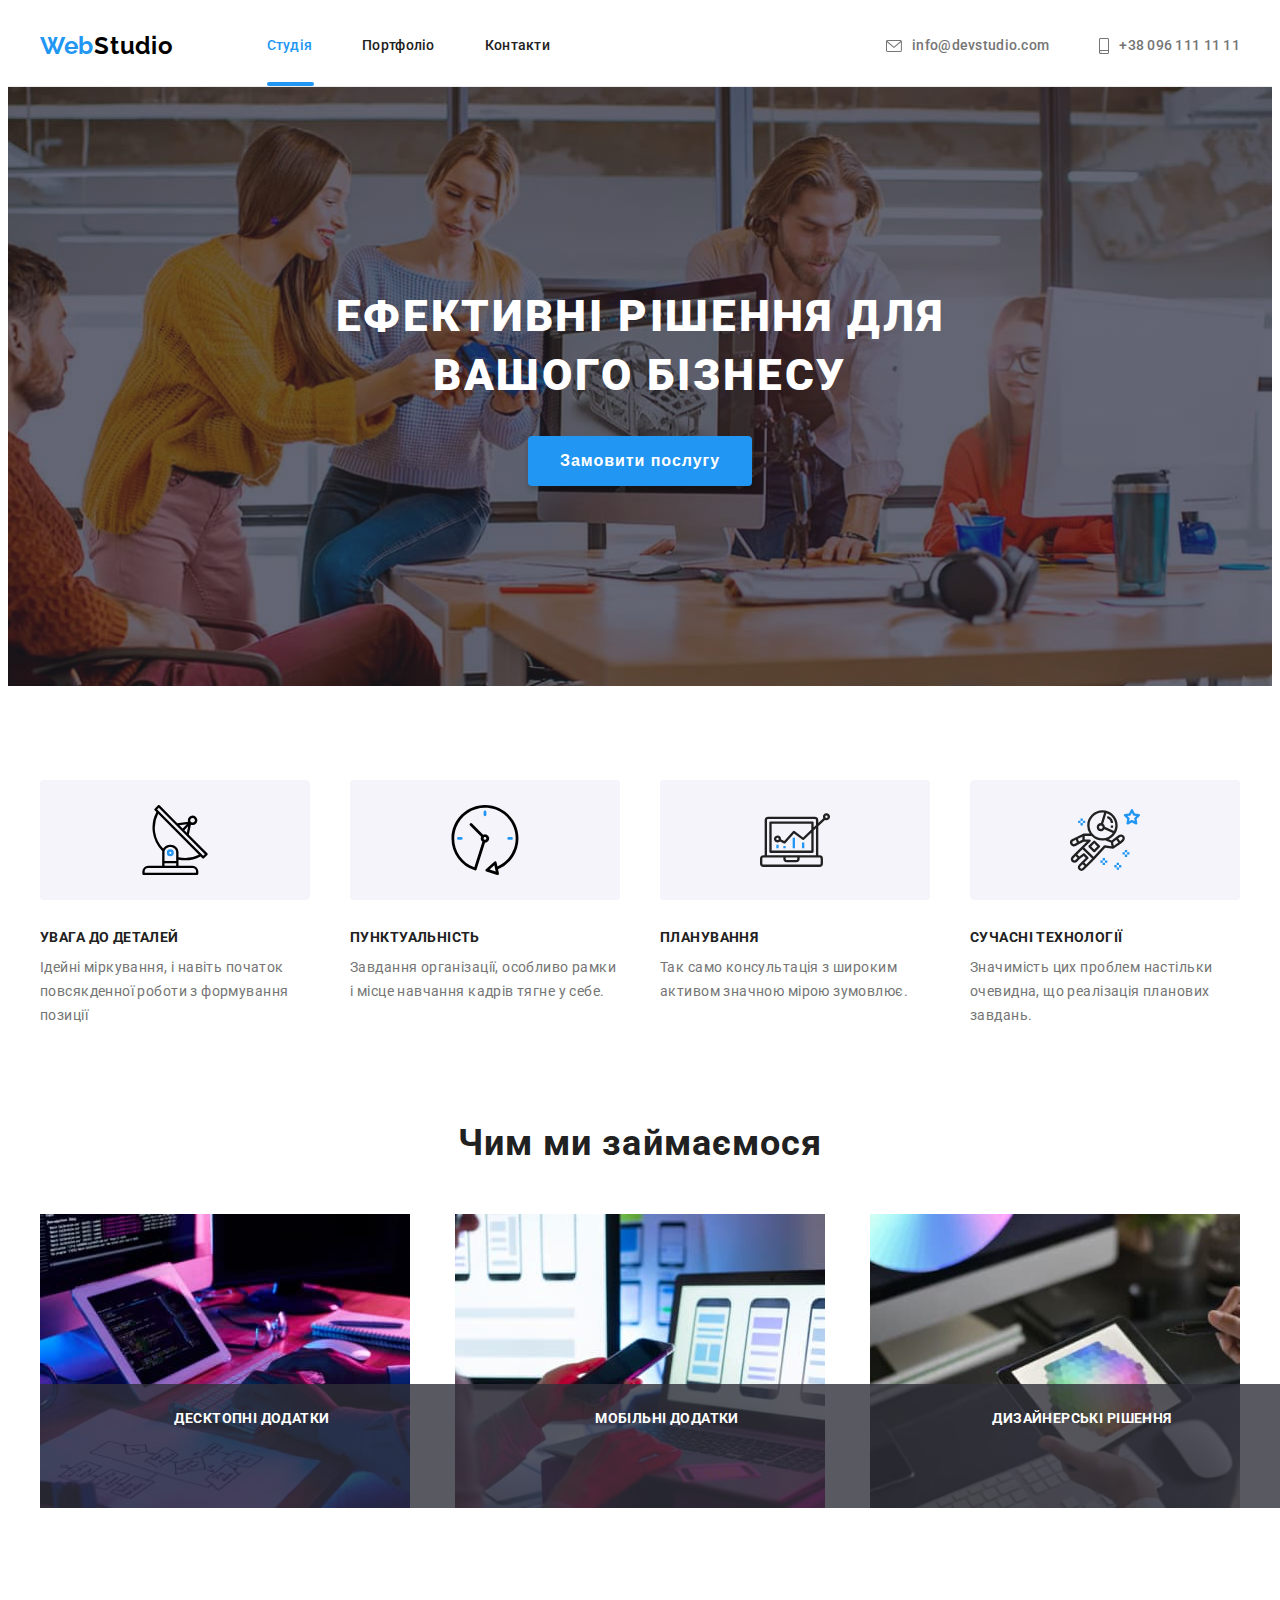
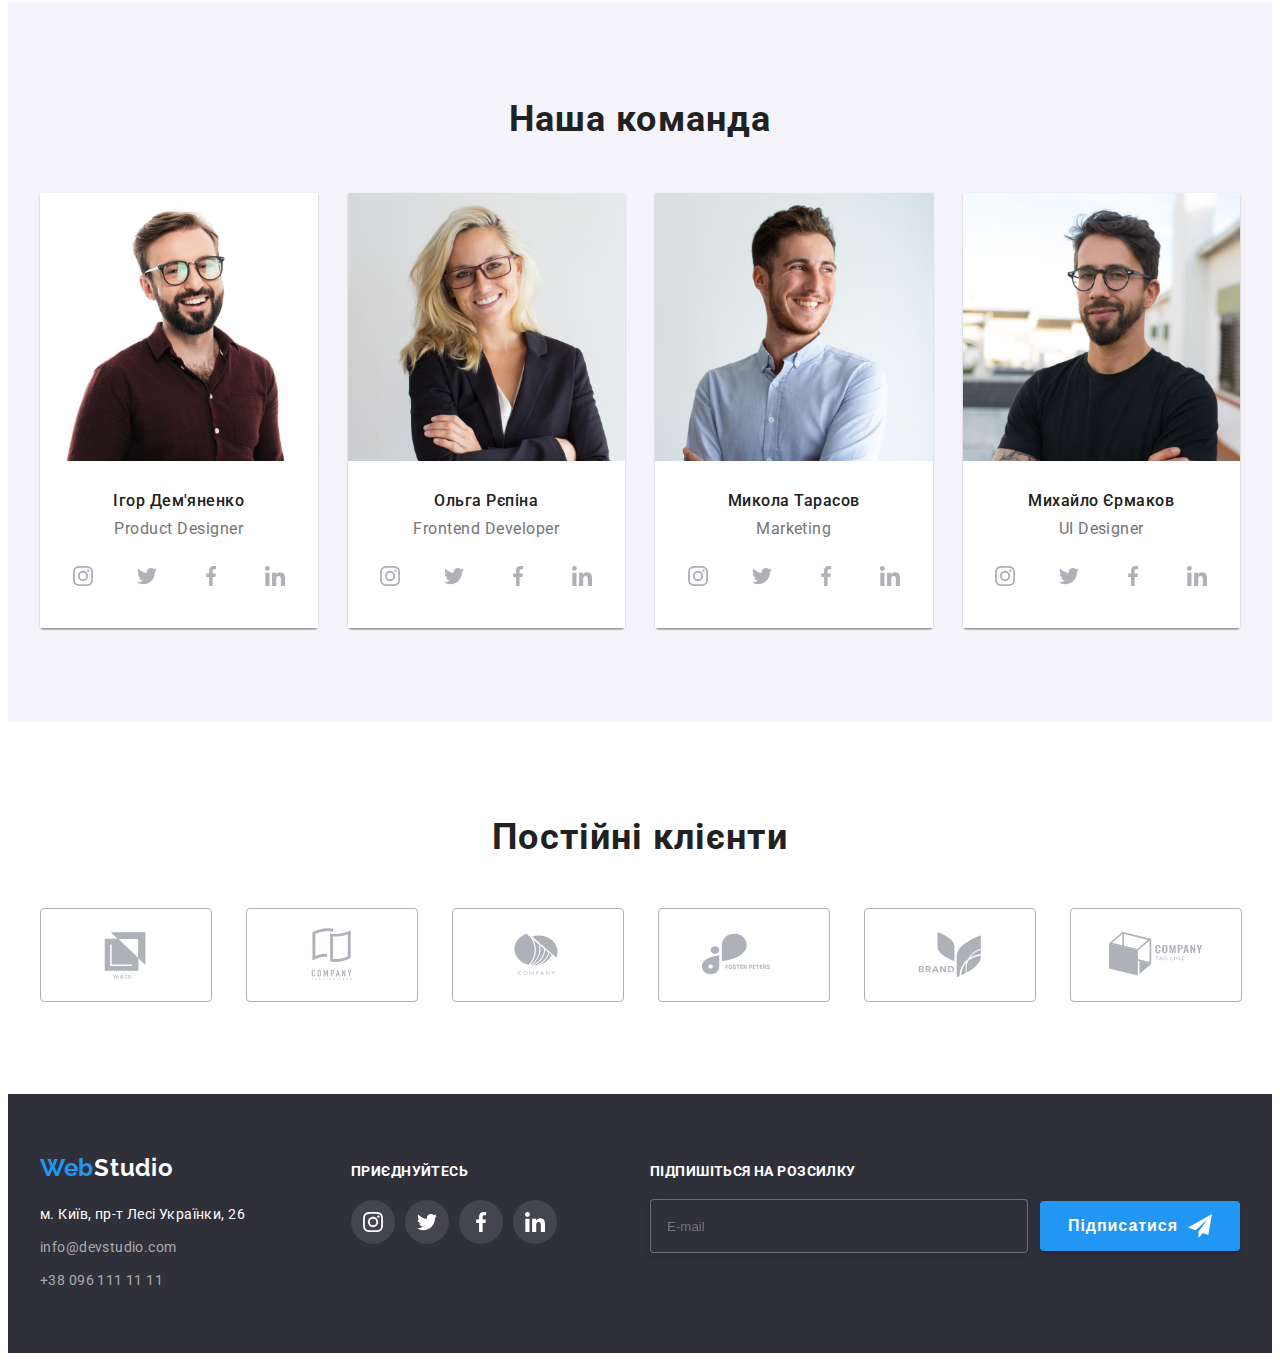
<file: index.html>
<!DOCTYPE html>
<html lang="uk">
<head>
    <meta charset="UTF-8">
    <meta http-equiv="X-UA-Compatible" content="IE=edge">
    <meta name="viewport" content="width=device-width, initial-scale=1.0">
    <title>Document</title>
    <link rel="preconnect" href="https://fonts.googleapis.com">
    <link rel="preconnect" href="https://fonts.gstatic.com" crossorigin>
    <link href="https://fonts.googleapis.com/css2?family=Raleway:wght@700&family=Roboto:wght@400;500;700;900&display=swap" rel="stylesheet">
    <link rel="stylesheet" href="https://cdnjs.cloudflare.com/ajax/libs/modern-normalize/1.1.0/modern-normalize.min.css" integrity="sha512-wpPYUAdjBVSE4KJnH1VR1HeZfpl1ub8YT/NKx4PuQ5NmX2tKuGu6U/JRp5y+Y8XG2tV+wKQpNHVUX03MfMFn9Q==" crossorigin="anonymous" referrerpolicy="no-referrer" />
    <link rel="stylesheet" href="./css/main.min.css" />
</head>
<body>
    <!--Заголовок-->
    <header class="header">
        <div class="container header__container">
        <a class="logo header__logo" href="./index.html">Web<span class="studio">Studio</span></a>
            <nav class="nav">
            <ul class="menu">
                <li class="menu__item"><a class="menu__item-studio" href="./index.html">Студія</a></li>
                <li class="menu__item"><a class="menu__item" href="./portfolio.html">Портфоліо</a></li>
                <li class="menu__item"><a class="menu__item" href="#">Контакти</a></li>
            </ul>
        </nav>
            <ul class="contact header__contact">
                <li class="contact__item"><a class="contact__item-link" href="mailto:info@devstudio.com"> 
                    <svg class="contact__icon" width="16" height="12">
                        <use href="./images/icons.svg#icon-envelope"></use>
                    </svg>
                    info@devstudio.com</a></li>
                <li class="contact__item"><a class="contact__item-link" href="tel:+380961111111">
                    <svg class="contact__icon" width="10" height="16">
                        <use href="./images/icons.svg#icon-smartphone"></use>
                    </svg>
                    +38 096 111 11 11</a></li>
            </ul>
            <button type="button" class="mob-menu-open-btn">
                <svg class="mob-menu-open" width="40" height="40">
                    <use href="./images/icons.svg#icon-menu-open"></use>
                </svg>
            </button>
        </div>
        <div class="mob-menu is-hidden">
        <div class="mob-menu-container">
            <div class="mob-menu-top">
            <button type="button" class="mob-menu-close-btn">
                <svg class="mob-menu-close" width="40" height="40">
                <use href="./images/icons.svg#icon-menu-close"></use>
                </svg>
            </button>
            <ul class="list mob-list">
                <li class="mob-list__item">
                    <a class="link mob-list__link mob-list__link--accent" href="index.html">Студія</a>
                </li>
                <li class="mob-list__item">
                    <a class="link mob-list__link" href="portfolio.html">Портфоліо</a>
                </li>
                <li class="mob-list__item"><a class="link mob-list__link" href="">Контакти</a>
                </li>
            </ul>
            </div>
            <div class="mob-menu-bottom">
            <ul class="list mob-connect">
                <li class="mob-connect__item">
                    <a class="link mob-connect__link-tel" href="tel:+380961111111">+38 096 111 11 11</a>
                </li>
                <li class="mob-connect__item">
                    <a class="link mob-connect__link-email" href="mailto:info@devstudio.com"
                    >info@devstudio.com</a>
                </li>
            </ul>
            <ul class="list mob-soc-list">
                <li class="mob-soc-list__item">
                    <a href="" class="link mob-soc-list__link">Instagram</a>
                </li>
                <li class="mob-soc-list__item">
                    <a href="" class="link mob-soc-list__link">Twitter</a>
                </li>
                <li class="mob-soc-list__item">
                    <a href="" class="link mob-soc-list__link">Facebook</a>
                </li>
                <li class="mob-soc-list__item">
                    <a href="" class="link mob-soc-list__link mob-soc-list__link--null">LinkedIn</a>
                </li>
            </ul>
            </div>
        </div>
        </div>
    </header>
    <!--Головна інформація-->
    <main>
        <!--Головна секція-->
        <section class="section hero">
            <div class="container hero__container">
            <h1 class="hero__title">Ефективні рішення для<br/>вашого бізнесу</h1>
            <button class="button hero__button" type="button" data-modal-open>Замовити послугу</button>
            </div>
        </section>
        <!--Переваги-->
        <section class="section benefits">
            <div class="container benefits__container">
            <h2 class="section-title benefits__title visually-hidden">Наші переваги</h2>
            <ul class="benefits__list">
                <li class="benefits__item">
                    <div class="benefits__icon">
                    <svg width="70" height="70">
                        <use href="./images/icons.svg#icon-antenna"></use> 
                    </svg>
                    </div>
                    <h3 class="benefits__subtitle">УВАГА ДО ДЕТАЛЕЙ</h3>
                    <p class="benefits__text">Ідейні міркування, і навіть початок повсякденної роботи з формування позиції</p>
                </li>
                <li class="benefits__item">
                    <div class="benefits__icon">
                    <svg width="70" height="70">
                        <use href="./images/icons.svg#icon-clock"></use> 
                    </svg>
                    </div>
                    <h3 class="benefits__subtitle">ПУНКТУАЛЬНІСТЬ</h3>
                    <p class="benefits__text">Завдання організації, особливо рамки і місце навчання кадрів тягне у себе.</p>
                </li>
                <li class="benefits__item">
                    <div class="benefits__icon">
                    <svg width="70" height="70">
                        <use href="./images/icons.svg#icon-diagram"></use> 
                    </svg>
                    </div>
                    <h3 class="benefits__subtitle">ПЛАНУВАННЯ</h3>
                    <p class="benefits__text">Так само консультація з широким активом значною мірою зумовлює.</p>
                </li>
                <li class="benefits__item">
                    <div class="benefits__icon">
                    <svg width="70" height="70">
                        <use href="./images/icons.svg#icon-astronaut"></use> 
                    </svg>
                    </div>
                    <h3 class="benefits__subtitle">СУЧАСНІ ТЕХНОЛОГІЇ</h3>
                    <p class="benefits__text">Значимість цих проблем настільки очевидна, що реалізація планових завдань.</p>
                </li>
            </ul>
            </div>
        </section>
        <!--Чим займаємось, фото-->
        <section class="section about">
            <div class="container about__container">
            <h2 class="section-title about__title">Чим ми займаємося</h2>
            <ul class="about__list">
                <li class="about__item">
                    <picture>
                    <source
                        srcset="./images/photo1.jpg 1x, ./images/photo1-2x.jpg 2x"
                        media="(min-width: 1200px)"
                    />
                    </picture>
                    <img class="about__photo" src="./images/photo1.jpg" alt="Людина друкує на клавіатурі" width="370" height="294">
                    <p class="about__item-text">Десктопні додатки</p>
                </li>
                <li class="about__item">
                    <picture>
                    <source
                        srcset="./images/photo2.jpg 1x, ./images/photo2-2x.jpg 2x"
                        media="(min-width: 1200px)"
                    />
                    </picture>
                    <img class="about__photo" src="./images/photo2.jpg" alt="Людина працює за комп'ютером" width="370" height="294">
                    <p class="about__item-text">Мобільні додатки</p>
                </li>
                <li class="about__item">
                    <picture>
                    <source
                        srcset="./images/photo3.jpg 1x, ./images/photo3-2x.jpg 2x"
                        media="(min-width: 1200px)"
                    />
                    </picture>
                    <img class="about__photo" src="./images/photo3.jpg" alt="Палітра кольорів зображена на планшеті" width="370" height="294">
                    <p class="about__item-text">Дизайнерські рішення</p>
                </li>
            </ul>
            </div>
        </section>
        <!--Наша команда-->
        <section class="people">
            <div class="container people__container">
            <h2 class="section-title people__title">Наша команда</h2>
            <ul class="people__list">
                <li class="people__item">
                <picture>
                    <source
                        srcset="./images/person1.jpg 1x, ./images/person1-2x.jpg 2x"
                        media="(min-width: 1200px)"
                    />
                    <source
                        srcset="./images/person1-tab.jpg 1x, ./images/person1-tab-2x.jpg 2x"
                        media="(min-width: 768px)"
                    />
                    <source
                        srcset="./images/person1-mob.jpg 1x, ./images/person1-mob-2x.jpg 2x"
                        media="(max-width: 767px)"
                    />
                    <img class="people__image" 
                    src="./images/person1.jpg" 
                    alt="Чоловік в бордовій сорочці"
                    />
                </picture>
                <div class="people__worker">
                    <h3 class="people__subtitle">Ігор Дем'яненко</h3>
                    <p class="people__text">Product Designer</p>
                    <ul class="social">
                        <li class="social__item">
                            <a href="" class="social__link">
                                <svg class="social__icon" width="20" height="20">
                                    <use href="./images/icons.svg#icon-instagram"></use>
                                </svg>
                            </a>
                        </li>
                        <li class="social__item">
                            <a href="" class="social__link">
                                <svg class="social__icon" width="20" height="20">
                                    <use href="./images/icons.svg#icon-twitter"></use>
                                </svg>
                            </a>
                        </li>
                        <li class="social__item">
                            <a href="" class="social__link">
                                <svg class="social__icon" width="20" height="20">
                                    <use href="./images/icons.svg#icon-facebook"></use>
                                </svg>
                            </a>
                        </li>
                        <li class="social__item">
                            <a href="" class="social__link">
                                <svg class="social__icon" width="20" height="20">
                                    <use href="./images/icons.svg#icon-linkedin"></use>
                                </svg>
                            </a>
                        </li>
                    </ul>
                </div>
                </li>
                <li class="people__item">
                <picture>
                    <source
                        srcset="./images/person2.jpg 1x, ./images/person2-2x.jpg 2x"
                        media="(min-width: 1200px)"
                    />
                    <source
                        srcset="./images/person2-tab.jpg 1x, ./images/person2-tab-2x.jpg 2x"
                        media="(min-width: 768px)"
                    />
                    <source
                        srcset="./images/person2-mob.jpg 1x, ./images/person2-mob-2x.jpg 2x"
                        media="(max-width: 767px)"
                    />
                    <img class="people__image" 
                    src="./images/person2.jpg" 
                    alt="Жінка в чорному піджаку"
                    />
                </picture>
                <div class="people__worker">
                    <h3 class="people__subtitle">Ольга Рєпіна</h3>
                    <p class="people__text">Frontend Developer</p>
                    <ul class="social">
                        <li class="social__item">
                            <a href="" class="social__link">
                                <svg class="social__icon" width="20" height="20">
                                    <use href="./images/icons.svg#icon-instagram"></use>
                                </svg>
                            </a>
                        </li>
                        <li class="social__item">
                            <a href="" class="social__link">
                                <svg class="social__icon" width="20" height="20">
                                    <use href="./images/icons.svg#icon-twitter"></use>
                                </svg>
                            </a>
                        </li>
                        <li class="social__item">
                            <a href="" class="social__link">
                                <svg class="social__icon" width="20" height="20">
                                    <use href="./images/icons.svg#icon-facebook"></use>
                                </svg>
                            </a>
                        </li>
                        <li class="social__item">
                            <a href="" class="social__link">
                                <svg class="social__icon" width="20" height="20">
                                    <use href="./images/icons.svg#icon-linkedin"></use>
                                </svg>
                            </a>
                        </li>
                    </ul>
                </div>
                </li>
                <li class="people__item">
                <picture>
                    <source
                        srcset="./images/person3.jpg 1x, ./images/person3-2x.jpg 2x"
                        media="(min-width: 1200px)"
                    />
                    <source
                        srcset="./images/person3-tab.jpg 1x, ./images/person3-tab-2x.jpg 2x"
                        media="(min-width: 768px)"
                    />
                    <source
                        srcset="./images/person3-mob.jpg 1x, ./images/person3-mob-2x.jpg 2x"
                        media="(max-width: 767px)"
                    />
                    <img class="people__image" 
                    src="./images/person3.jpg" 
                    alt="Чоловік у голубій сорочці"
                    />
                </picture>
                <div class="people__worker">
                    <h3 class="people__subtitle">Микола Тарасов</h3>
                    <p class="people__text">Marketing</p>
                    <ul class="social">
                        <li class="social__item">
                            <a href="" class="social__link">
                                <svg class="social__icon" width="20" height="20">
                                    <use href="./images/icons.svg#icon-instagram"></use>
                                </svg>
                            </a>
                        </li>
                        <li class="social__item">
                            <a href="" class="social__link">
                                <svg class="social__icon" width="20" height="20">
                                    <use href="./images/icons.svg#icon-twitter"></use>
                                </svg>
                            </a>
                        </li>
                        <li class="social__item">
                            <a href="" class="social__link">
                                <svg class="social__icon" width="20" height="20">
                                    <use href="./images/icons.svg#icon-facebook"></use>
                                </svg>
                            </a>
                        </li>
                        <li class="social__item">
                            <a href="" class="social__link">
                                <svg class="social__icon" width="20" height="20">
                                    <use href="./images/icons.svg#icon-linkedin"></use>
                                </svg>
                            </a>
                        </li>
                    </ul>
                </div>
                </li>
                <li class="people__item">
                    <picture>
                    <source
                        srcset="./images/person4.jpg 1x, ./images/person4-2x.jpg 2x"
                        media="(min-width: 1200px)"
                    />
                    <source
                        srcset="./images/person4-tab.jpg 1x, ./images/person4-tab-2x.jpg 2x"
                        media="(min-width: 768px)"
                    />
                    <source
                        srcset="./images/person4-mob.jpg 1x, ./images/person4-mob-2x.jpg 2x"
                        media="(max-width: 767px)"
                    />
                    <img class="people__image" 
                    src="./images/person4.jpg" 
                    alt="Чоловік у чорній футболці"
                    />
                </picture>
                <div class="people__worker">
                    <h3 class="people__subtitle">Михайло Єрмаков</h3>
                    <p class="people__text">UI Designer</p>
                    <ul class="social">
                        <li class="social__item">
                            <a href="" class="social__link">
                                <svg class="social__icon" width="20" height="20">
                                    <use href="./images/icons.svg#icon-instagram"></use>
                                </svg>
                            </a>
                        </li>
                        <li class="social__item">
                            <a href="" class="social__link">
                                <svg class="social__icon" width="20" height="20">
                                    <use href="./images/icons.svg#icon-twitter"></use>
                                </svg>
                            </a>
                        </li>
                        <li class="social__item">
                            <a href="" class="social__link">
                                <svg class="social__icon" width="20" height="20">
                                    <use href="./images/icons.svg#icon-facebook"></use>
                                </svg>
                            </a>
                        </li>
                        <li class="social__item">
                            <a href="" class="social__link">
                                <svg class="social__icon" width="20" height="20">
                                    <use href="./images/icons.svg#icon-linkedin"></use>
                                </svg>
                            </a>
                        </li>
                    </ul>
                </li>
                </div>
            </ul>
            </div>
        </section>
        <!--Постійні клієнти-->
        <section class="section companies">
            <div class="container companies__container">
                <h2 class="section-title companies__title">Постійні клієнти</h2>
                <ul class="companies__list">
                    <li class="companies__item">
                        <a href="" class="companies__link">
                            <svg class="companies__icon" width="106" height="60">
                                <use href="./images/icons.svg#icon-yaco"></use>
                            </svg>
                        </a>
                    </li>
                    <li class="companies__item">
                        <a href="" class="companies__link">
                            <svg class="companies__icon" width="106" height="60">
                                <use href="./images/icons.svg#icon-tagline"></use>
                            </svg>
                        </a>
                    </li>
                    <li class="companies__item">
                        <a href="" class="companies__link">
                            <svg class="companies__icon" width="106" height="60">
                                <use href="./images/icons.svg#icon-company"></use>
                            </svg>
                        </a>
                    </li>
                    <li class="companies__item">
                        <a href="" class="companies__link">
                            <svg class="companies__icon" width="106" height="60">
                                <use href="./images/icons.svg#icon-foster"></use>
                            </svg>
                        </a>
                    </li>
                    <li class="companies__item">
                        <a href="" class="companies__link">
                            <svg class="companies__icon" width="106" height="60">
                                <use href="./images/icons.svg#icon-brand"></use>
                            </svg>
                        </a>
                    </li>
                    <li class="companies__item">
                        <a href="" class="companies__link">
                            <svg class="companies__icon" width="106" height="60">
                                <use href="./images/icons.svg#icon-companytag"></use>
                            </svg>
                        </a>
                    </li>
                </ul>
            </div>
        </section>
    </main>
    <!--Підвал-->
    <footer class="footer">
        <div class="container footer__container">
                <div class="footer__adress"> 
                    <a class="logo" href="./index.html">Web<span class="footer-studio">Studio</a>
                    <address class="address">
                    <ul class="adress__list">
                        <li class="adress__item"><a class="adress__item-adress" href="https://goo.gl/maps/CPtrU1FHBa2aNyZL9" target="_blank" rel="noopener noreferrer nofollow">м. Київ, пр-т Лесі Українки, 26</a></li>
                        <li class="adress__item"><a class="adress__item-contacts" href="mailto:info@devstudio.com">info@devstudio.com</a></li>
                        <li class="adress__item"><a class="adress__item-contacts" href="tel:+380961111111">+38 096 111 11 11</a></li>
                    </ul>
                    </address>
                </div>
                <div class="footer-soc footer__social">
                    <h3 class="footer__title">ПРИЄДНУЙТЕСЬ</h3>
                    <ul class="footer-soc__list">
                        <li class="footer-soc__item">
                            <a href="" class="footer-soc__link">
                                <svg class="footer-soc__icon" width="20" height="20">
                                    <use href="./images/icons.svg#icon-instagram"></use>
                                </svg>
                            </a>
                        </li>
                        <li class="footer-soc__item">
                            <a href="" class="footer-soc__link">
                                <svg class="footer-soc__icon" width="20" height="20">
                                    <use href="./images/icons.svg#icon-twitter"></use>
                                </svg>
                            </a>
                        </li>
                        <li class="footer-soc__item">
                            <a href="" class="footer-soc__link">
                                <svg class="footer-soc__icon" width="20" height="20">
                                    <use href="./images/icons.svg#icon-facebook"></use>
                                </svg>
                            </a>
                        </li>
                        <li class="footer-soc__item">
                            <a href="" class="footer-soc__link">
                                <svg class="footer-soc__icon" width="20" height="20">
                                    <use href="./images/icons.svg#icon-linkedin"></use>
                                </svg>
                            </a>
                        </li>
                    </ul>
                </div>
            <div class="footer-mailing">
            <label for="mailing" class="mailing__title">ПІДПИШІТЬСЯ НА РОЗСИЛКУ</label>
            <form class="mailing__form">
            <input
                type="email"
                name="footer-form__item"
                class="mailing__input"
                placeholder="E-mail"/>
                <button class="footer-form__btn" type="submit">Підписатися
                    <svg class="mailing__icon" width="24" height="24">
                        <use href="./images/icons.svg#icon-send"></use>
                    </svg>
                </button>
            </form>
            </div>
        </div>
    </footer>
    <div class="backdrop is-hidden" data-modal>
        <div class="modal">
            <button type="button" class="modal__close" data-modal-close>
                <svg class="modal__close-icon" width="18" height="18">
                    <use href="./images/icons.svg#icon-close-black"></use>
                </svg>
            </button>
            <p class="modal__title">Залиште свої дані, ми вам передзвонимо</p>
            <form class="form modal__form">
                <label for="user-name" class="form__input-label">Ім'я</label>
                <div class="form__input-wrap">
                    <input type="text" name="user-name" class="form__input" id="user-name">
                    <svg class="form__input-icon" width="18" height="18">
                        <use href="./images/icons.svg#icon-person"></use>
                    </svg>
                </div>
                <label for="user-tel" class="form__input-label">Телефон</label>
                <div class="form__input-wrap">
                    <input type="tel" name="user-tel" class="form__input" id="user-tel">
                    <svg class="form__input-icon" width="18" height="18">
                        <use href="./images/icons.svg#icon-phone"></use>
                    </svg>
                </div>
                <label for="user-email" class="form__input-label">Пошта</label>
                <div class="form__input-wrap">
                    <input type="email" name="user-email" class="form__input" id="user-email">
                    <svg class="form__input-icon" width="18" height="18">
                        <use href="./images/icons.svg#icon-email"></use>
                    </svg>
                </div>
                <label for="user-comment" class="form__input-label">Коментар</label>
                <div class="textarea-wrap form__input-area">
                    <textarea 
                    name="user-comment" 
                    id="user-comment" 
                    class="form__comment"
                    placeholder="Введіть текст"></textarea>
                </div>
                <div class="checkbox form__checkbox">
                <input type="checkbox" name="terms" value="" id="terms" class="checkbox__input visually-hidden">
                <label for="terms" class="checkbox__label">
                    <span class="checkbox__span">
                        <svg class="checkbox__icon" width="16" height="15">
                            <use href="./images/icons.svg#icon-check"></use>
                        </svg>
                    </span>
                    Погоджуюся з розсилкою та приймаю <a href="#" class="checkbox__link"> Умови договору </a></label>
                </div>
                <button type="submit" class="modal__button">Відправити</button>
            </form>
        </div>
    </div>
    <script src="./js/modal.js"></script>
    <script src="./js/menu.js"></script>
</body>
</html>
</file>
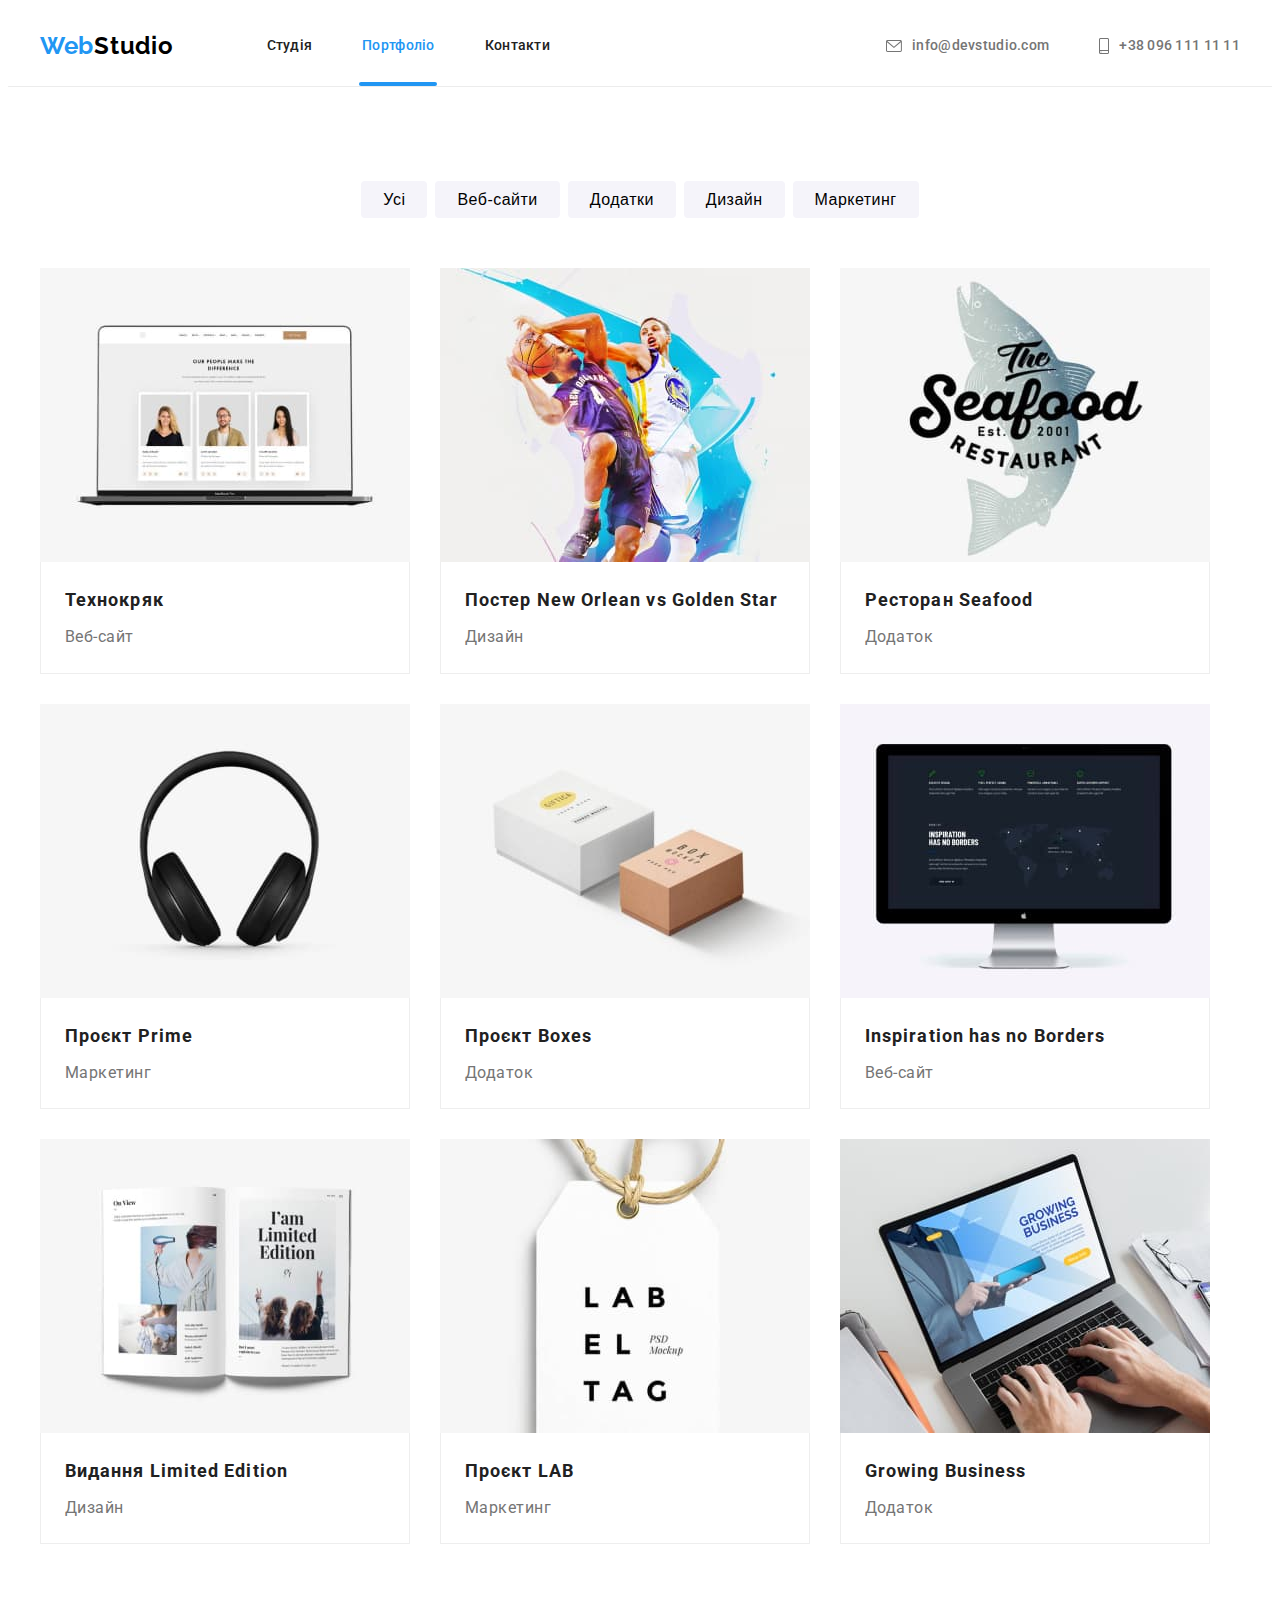
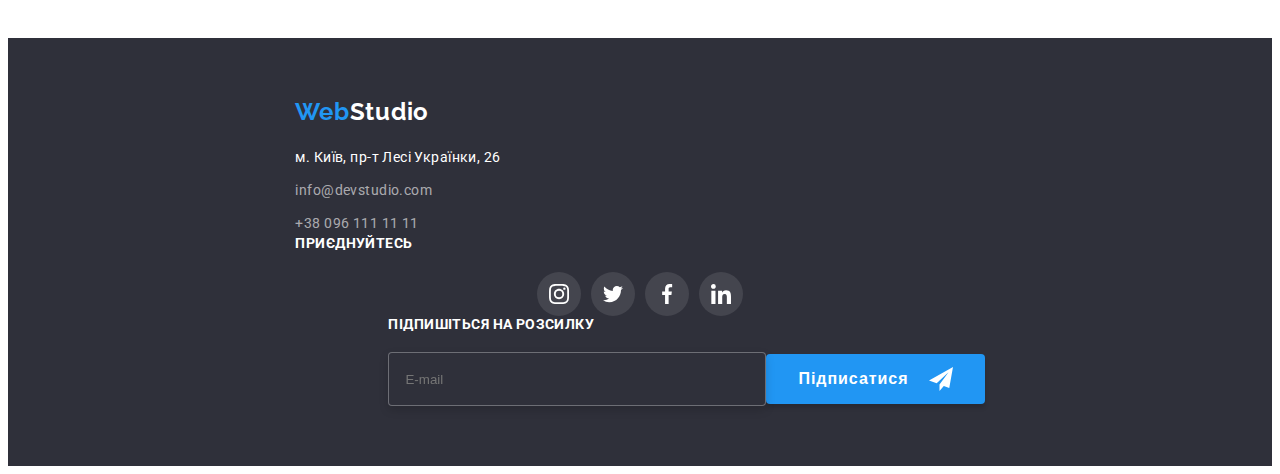
<file: portfolio.html>
<!DOCTYPE html>
<html lang="uk">
<head>
    <meta charset="UTF-8">
    <meta http-equiv="X-UA-Compatible" content="IE=edge">
    <meta name="viewport" content="width=device-width, initial-scale=1.0">
    <title>Document</title>
    <link rel="preconnect" href="https://fonts.googleapis.com">
    <link rel="preconnect" href="https://fonts.gstatic.com" crossorigin>
    <link href="https://fonts.googleapis.com/css2?family=Raleway:wght@700&family=Roboto:wght@400;500;700;900&display=swap" rel="stylesheet">
    <link rel="stylesheet" href="https://cdnjs.cloudflare.com/ajax/libs/modern-normalize/1.1.0/modern-normalize.min.css" integrity="sha512-wpPYUAdjBVSE4KJnH1VR1HeZfpl1ub8YT/NKx4PuQ5NmX2tKuGu6U/JRp5y+Y8XG2tV+wKQpNHVUX03MfMFn9Q==" crossorigin="anonymous" referrerpolicy="no-referrer" />
    <link rel="stylesheet" href="./css/main.min.css" />
</head>
<body>
    <!--Заголовок-->
    <header class="header">
        <div class="container header__container">
        <a class="logo header__logo" href="./index.html">Web<span class="studio">Studio</span></a>
            <nav class="nav">
            <ul class="menu">
                <li class="menu__item"><a class="menu__item" href="./index.html">Студія</a></li>
                <li class="menu__item"><a class="menu__item-portfolio" href="./portfolio.html">Портфоліо</a></li>
                <li class="menu__item"><a class="menu__item" href="#">Контакти</a></li>
            </ul>
        </nav>
            <ul class="contact header__contact">
                <li class="contact__item"><a class="contact__item-link" href="mailto:info@devstudio.com"> 
                    <svg class="contact__icon" width="16" height="12">
                        <use href="./images/icons.svg#icon-envelope"></use>
                    </svg>
                    info@devstudio.com</a></li>
                <li class="contact__item"><a class="contact__item-link" href="tel:+380961111111">
                    <svg class="contact__icon" width="10" height="16">
                        <use href="./images/icons.svg#icon-smartphone"></use>
                    </svg>
                    +38 096 111 11 11</a></li>
            </ul>
        </div>
    </header>
    <main>
        <!-- Наші проекти -->
        <section class="section project">
            <div class="container project__container">
            <h1 class="project__title visually-hidden">Наші проекти</h1>
            <ul class="project__list">
                <li class="project__item"><button class="project__button" type="button">Усі</button></li>
                <li class="project__item"><button class="project__button" type="button">Веб-сайти</button></li>
                <li class="project__item"><button class="project__button" type="button">Додатки</button></li>
                <li class="project__item"><button class="project__button" type="button">Дизайн</button></li>
                <li class="project__item"><button class="project__button" type="button">Маркетинг</button></li>
            </ul>
            <!-- Список з фото з описом -->
            <ul class="works project__items">
                <li class="works__item">
                    <a href="" class="works__hover">
                        <div class="works__item-wrap">
                            <img class="works__photo" src="./images/techno.jpg" alt="Ноутбук" width="370" height="294">
                            <p class="works__photo-text">Ресурс пропонує комплексні пропозиції з різним рівнем функціоналу та сервісів. Все це дозволить відвідувачу отримати вичерпні відомості про компанію чи приватну особу.</p>
                        </div>
                    <div class="text">
                    <h2 class="works__subtitle">Технокряк</h2>
                    <p class="works__text">Веб-сайт</p>
                    </div>
                    </a>
                </li>
                <li class="works__item">
                    <a href="" class="works__hover">
                        <div class="works__item-wrap">
                            <img class="works__photo" src="./images/poster.jpg" alt="Два баскетболісти" width="370" height="294">
                            <p class="works__photo-text">Ресурс пропонує комплексні пропозиції з різним рівнем функціоналу та сервісів. Все це дозволить відвідувачу отримати вичерпні відомості про компанію чи приватну особу.</p>
                        </div>
                    <div class="text">
                    <h2 class="works__subtitle">Постер New Orlean vs Golden Star</h2>
                    <p class="works__text">Дизайн</p>
                    </div>
                    </a>
                </li>
                <li class="works__item">
                    <a href="" class="works__hover">
                        <div class="works__item-wrap">
                            <img class="works__photo" src="./images/restaurant.jpg" alt="Емблема ресторану" width="370" height="294">
                            <p class="works__photo-text">Ресурс пропонує комплексні пропозиції з різним рівнем функціоналу та сервісів. Все це дозволить відвідувачу отримати вичерпні відомості про компанію чи приватну особу.</p>
                        </div>
                    <div class="text">
                    <h2 class="works__subtitle">Ресторан Seafood</h2>
                    <p class="works__text">Додаток</p>
                    </div>
                    </a>
                </li>
                <li class="works__item">
                    <a href="" class="works__hover">
                        <div class="works__item-wrap">
                            <img class="works__photo" src="./images/project-prime.jpg" alt="Навушники" width="370" height="294">
                            <p class="works__photo-text">Ресурс пропонує комплексні пропозиції з різним рівнем функціоналу та сервісів. Все це дозволить відвідувачу отримати вичерпні відомості про компанію чи приватну особу.</p>
                        </div>
                    <div class="text">
                    <h2 class="works__subtitle">Проєкт Prime</h2>
                    <p class="works__text">Маркетинг</p>
                    </div>
                    </a>
                </li>
                <li class="works__item">
                    <a href="" class="works__hover">
                        <div class="works__item-wrap">
                            <img class="works__photo" src="./images/project-boxes.jpg" alt="Дві коробки" width="370" height="294">
                            <p class="works__photo-text">Ресурс пропонує комплексні пропозиції з різним рівнем функціоналу та сервісів. Все це дозволить відвідувачу отримати вичерпні відомості про компанію чи приватну особу.</p>
                        </div>
                    <div class="text">
                    <h2 class="works__subtitle">Проєкт Boxes</h2>
                    <p class="works__text">Додаток</p>
                    </div>
                    </a>
                </li>
                <li class="works__item">
                    <a href="" class="works__hover">
                        <div class="works__item-wrap">
                            <img class="works__photo" src="./images/inspiration.jpg" alt="Вигляд веб-сайту" width="370" height="294">
                            <p class="works__photo-text">Ресурс пропонує комплексні пропозиції з різним рівнем функціоналу та сервісів. Все це дозволить відвідувачу отримати вичерпні відомості про компанію чи приватну особу.</p>
                        </div>
                    <div class="text">
                    <h2 class="works__subtitle">Inspiration has no Borders</h2>
                    <p class="works__text">Веб-сайт</p>
                    </div>
                    </a>
                </li>
                <li class="works__item">
                    <a href="" class="works__hover">
                        <div class="works__item-wrap">
                            <img class="works__photo" src="./images/edition.jpg" alt="Дизайн розгорнутої книги" width="370" height="294">
                            <p class="works__photo-text">Ресурс пропонує комплексні пропозиції з різним рівнем функціоналу та сервісів. Все це дозволить відвідувачу отримати вичерпні відомості про компанію чи приватну особу.</p>
                        </div>
                    <div class="text">
                    <h2 class="works__subtitle">Видання Limited Edition</h2>
                    <p class="works__text">Дизайн</p>
                    </div>
                    </a>
                </li>
                <li class="works__item">
                    <a href="" class="works__hover">
                        <div class="works__item-wrap">
                            <img class="works__photo" src="./images/project-lab.jpg" alt="Бейдж з назвою" width="370" height="294">
                            <p class="works__photo-text">Ресурс пропонує комплексні пропозиції з різним рівнем функціоналу та сервісів. Все це дозволить відвідувачу отримати вичерпні відомості про компанію чи приватну особу.</p>
                        </div>
                    <div class="text">
                    <h2 class="works__subtitle">Проєкт LAB</h2>
                    <p class="works__text">Маркетинг</p>
                    </div>
                    </a>
                </li>
                <li class="works__item">
                    <a href="" class="works__hover">
                        <div class="works__item-wrap">
                            <img class="works__photo" src="./images/growing.jpg" alt="Людина працює за ноутбуком" width="370" height="294">
                            <p class="works__photo-text">Ресурс пропонує комплексні пропозиції з різним рівнем функціоналу та сервісів. Все це дозволить відвідувачу отримати вичерпні відомості про компанію чи приватну особу.</p>
                        </div>
                    <div class="text">
                    <h2 class="works__subtitle">Growing Business</h2>
                    <p class="works__text">Додаток</p>
                    </div>
                    </a>
                </li> 
            </ul>
            </div>
        </section>
    </main>
    <!-- Підвал -->
    <footer class="footer">
        <div class="container footer__container">
            <div class="footer__flex">
            <div class="links footer__links">
                <div class="adress footer__adress">
                    <a class="logo" href="./index.html">Web<span class="footer-studio">Studio</a>
                    <address class="adress__adres">
                    <ul class="adress__list">
                        <li class="adress__item"><a class="adress__item-adress" href="https://goo.gl/maps/CPtrU1FHBa2aNyZL9" target="_blank" rel="noopener noreferrer nofollow">м. Київ, пр-т Лесі Українки, 26</a></li>
                        <li class="adress__item"><a class="adress__item-contacts" href="mailto:info@devstudio.com">info@devstudio.com</a></li>
                        <li class="adress__item"><a class="adress__item-contacts" href="tel:+380961111111">+38 096 111 11 11</a></li>
                    </ul>
                    </address>
                </div>
                <div class="footer-soc footer__social">
                    <h3 class="footer__title">ПРИЄДНУЙТЕСЬ</h3>
                    <ul class="footer-soc__list">
                        <li class="footer-soc__item">
                            <a href="" class="footer-soc__link">
                                <svg class="footer-soc__icon" width="20" height="20">
                                    <use href="./images/icons.svg#icon-instagram"></use>
                                </svg>
                            </a>
                        </li>
                        <li class="footer-soc__item">
                            <a href="" class="footer-soc__link">
                                <svg class="footer-soc__icon" width="20" height="20">
                                    <use href="./images/icons.svg#icon-twitter"></use>
                                </svg>
                            </a>
                        </li>
                        <li class="footer-soc__item">
                            <a href="" class="footer-soc__link">
                                <svg class="footer-soc__icon" width="20" height="20">
                                    <use href="./images/icons.svg#icon-facebook"></use>
                                </svg>
                            </a>
                        </li>
                        <li class="footer-soc__item">
                            <a href="" class="footer-soc__link">
                                <svg class="footer-soc__icon" width="20" height="20">
                                    <use href="./images/icons.svg#icon-linkedin"></use>
                                </svg>
                            </a>
                        </li>
                    </ul>
                </div>
            </div>
            <div class="mailing footer-mailing">
                <form>
                <label for="mailing" class="mailing__title">ПІДПИШІТЬСЯ НА РОЗСИЛКУ</label>
                <div class="mailing__form">
                <input 
                type="email" 
                id="mailing" 
                class="mailing__input"
                placeholder="E-mail">
                <button type="submit" class="button">Підписатися
                    <svg class="mailing__icon" width="24" height="24">
                        <use href="./images/icons.svg#icon-send"></use>
                    </svg>
                </button>
                </div>
                </form>
            </div>
            </div>
        </div>
    </footer>
</body>
</html>
</file>
<file: css/main.min.css>
:root{--brand-color: #000000;--main-color: #212121;--secondary-color: #2196F3;--third-color: #757575;--fourth-color: #FFFFFF;--background-color-first: #F5F4FA;--background-color-second: #2F303A}.visually-hidden{position:absolute;white-space:nowrap;width:1px;height:1px;overflow:hidden;border:0;padding:0;clip:rect(0 0 0 0);-webkit-clip-path:inset(50%);clip-path:inset(50%);margin:-1px}body{font-family:"Roboto",sans-serif;color:var(--main-color);font-size:14px;background-color:var(--fourth-color)}.container{width:100%;padding-left:15px;padding-right:15px;margin:0 auto}@media screen and (min-width: 480px){.container{width:480px}}@media screen and (min-width: 768px){.container{width:768px}}@media screen and (min-width: 1200px){.container{width:1200px}}p,h1,h2,h3,h4,h5,h6{margin:0}ul,ol{margin:0;padding-left:0}button{cursor:pointer}address{font-style:normal}img{display:block;max-width:100%;height:auto}.section{padding-top:60px;padding-bottom:60px}@media screen and (min-width: 1200px){.section{padding-top:94px;padding-bottom:94px}}.section-title{text-align:center;font-size:36px;line-height:1.31;letter-spacing:.03em}.backdrop{width:100%;height:100%;background-color:rgba(0,0,0,.2);position:fixed;top:0;transition:opacity 250ms linear,visibility 250ms linear}.backdrop .is-hidden{opacity:0;visibility:hidden;pointer-events:none}.is-hidden{opacity:0;visibility:hidden;pointer-events:none}.button{font-weight:700;font-size:16px;line-height:1.88;display:flex;margin-left:auto;margin-right:auto;padding-top:10px;padding-bottom:10px;padding-left:32px;padding-right:32px;align-items:center;text-align:center;letter-spacing:.06em;box-shadow:0px 4px 4px rgba(0,0,0,.15);border-radius:4px;color:var(--fourth-color);background-color:var(--secondary-color);border:none;cursor:pointer;gap:10px}.logo{font-family:"Raleway";font-weight:700;font-size:24px;line-height:1.16;letter-spacing:.03em;text-decoration:none;color:var(--secondary-color)}@media screen and (min-width: 1200px){.logo{font-style:28px;line-height:1.19}}.header__logo{margin-right:93px}.studio{color:var(--brand-color)}.footer-studio{color:var(--fourth-color)}.header{position:relative;padding-top:16px;padding-bottom:16px;background-color:var(--fourth-color);border-bottom:1px solid #ececec}@media screen and (min-width: 1200px){.header{padding-top:24px;padding-bottom:25px}}.header__container{margin-left:auto;margin-right:auto;display:flex;align-items:center}.nav{display:none}@media screen and (min-width: 768px){.nav{display:flex}}@media screen and (min-width: 1200px){.nav{display:flex}}.menu{display:flex;padding-left:0;list-style:none;position:relative}.menu .menu__item+.menu__item{margin-left:50px}.menu__item{font-weight:500;line-height:1.14;letter-spacing:.02em;text-decoration:none;color:var(--main-color);transition:color 250ms cubic-bezier(0.4, 0, 0.2, 1)}.menu__item:hover,.menu__item:focus{color:var(--secondary-color)}.menu__item-studio{font-weight:500;line-height:1.14;letter-spacing:.02em;color:var(--secondary-color);text-decoration:none}.menu__item-studio::after{content:"";display:inline-block;position:absolute;bottom:-32px;left:0;width:47px;height:4px;background-color:var(--secondary-color);border-radius:2px}@media screen and (min-width: 768px){.menu__item-studio::after{top:44px}}.menu__item-portfolio{font-weight:500;line-height:1.14;letter-spacing:.02em;color:var(--secondary-color);text-decoration:none}.menu__item-portfolio::after{content:"";display:inline-block;position:absolute;left:92px;bottom:-32px;width:78px;height:4px;background-color:var(--secondary-color);border-radius:2px}.header__contact{list-style:none;display:none;margin-left:auto}@media screen and (min-width: 768px){.header__contact{display:flex;flex-direction:column;align-items:start}}@media screen and (min-width: 1200px){.header__contact{display:flex;flex-direction:row;align-items:center}}.contact__item-link{font-weight:500;line-height:1.14;letter-spacing:.02em;color:var(--third-color);text-decoration:none;display:flex;align-items:center;justify-content:center;transition:color 250ms cubic-bezier(0.4, 0, 0.2, 1)}.contact__item-link:hover,.contact__item-link:focus{color:var(--secondary-color)}.contact__item{display:flex;align-items:center}@media screen and (min-width: 768px){.contact__item{margin-left:0}.contact__item+.contact__item{margin-top:10px}}@media screen and (min-width: 1200px){.contact__item:last-child{margin-left:50px}.contact__item+.contact__item{margin-top:0}}.contact__icon{fill:currentColor;margin-right:10px;transition:fill 250ms cubic-bezier(0.4, 0, 0.2, 1)}.contact__icon:hover,.contact__icon:focus{fill:var(--secondary-color)}.mob-menu{position:fixed;top:0;background-color:var(--fourth-color);width:100vw;height:100vh;z-index:5}@media screen and (min-width: 768px){.mob-menu{display:none}}.mob-menu-container{width:100%;padding-left:40px;padding-top:48px;padding-right:40px;padding-bottom:48px;margin:0 auto;display:flex;flex-direction:column;height:100%;justify-content:space-between;overflow:auto}@media screen and (min-width: 480px){.mob-menu-container{width:480px}}@media screen and (min-width: 768px){.mob-menu-container{width:768px}}@media screen and (min-width: 1200px){.mob-menu-container{width:1200px}}.mob-menu-open-btn{width:40px;height:40px;background-color:rgba(0,0,0,0);border:rgba(0,0,0,0);position:absolute;display:flex;justify-content:center;align-items:center;top:10px;right:15px}@media screen and (min-width: 768px){.mob-menu-open-btn{display:none}}.header-container{position:relative}.mob-menu-open{transition-property:fill;transition-duration:250ms;transition-timing-function:cubic-bezier(0.4, 0, 0.2, 1)}.mob-menu-open-btn:hover .mob-menu-open,.mob-menu-open-btn:focus .mob-menu-open{fill:var(--secondary-color)}.mob-menu-close-btn{position:absolute;top:10px;right:15px;width:40px;height:40px;border:rgba(0,0,0,0);background-color:rgba(0,0,0,0);display:flex;justify-content:center;align-items:center;cursor:pointer}.mob-menu-close{transition-property:fill;transition-duration:250ms;transition-timing-function:cubic-bezier(0.4, 0, 0.2, 1)}.mob-menu-close-btn:focus .mob-menu-close,.mob-menu-close-btn:hover .mob-menu-close{fill:var(--secondary-color)}.mob-list{text-decoration:none;list-style:none}.mob-list__link{color:var(--main-color);font-weight:500;font-size:40px;line-height:1.18;text-align:center;letter-spacing:.02em;transition-property:color;transition-duration:250ms;transition-timing-function:cubic-bezier(0.4, 0, 0.2, 1)}.mob-list__link:focus,.mob-list__item:hover .mob-list__link{color:var(--secondary-color)}.mob-list__item+.mob-list__item{margin-top:32px}.mob-connect__link-tel{font-weight:500;font-size:20px;line-height:1.18;letter-spacing:.02em;color:var(--secondary-color)}@media screen and (min-width: 480px){.mob-connect__link-tel{font-size:34px}}@media screen and (min-width: 768px){.mob-connect__link-tel{font-size:12px}}.mob-connect__link-email{font-weight:500;font-size:14px;line-height:1.17;letter-spacing:.02em;color:var(--third-color)}@media screen and (min-width: 480px){.mob-connect__link-email{font-size:24px}}@media screen and (min-width: 768px){.mob-connect__link-email{font-size:12px}}.mob-soc-list__link{font-weight:500;font-size:12px;line-height:1.2;letter-spacing:.02em;text-decoration:none;list-style:none;color:var(--secondary-color)}.mob-soc-list__link::after{content:"";border:1px solid rgba(33,33,33,.2);transform:rotate(90deg);margin:0 10px}@media screen and (min-width: 480px){.mob-soc-list__link{font-size:18px}}.mob-soc-list__link--null::after{border:rgba(0,0,0,0)}.mob-soc-list{display:flex;list-style:none}.mob-connect__item{margin-bottom:32px}.mob-connect__item:last-child{margin-bottom:62px}.mob-list__link--accent{color:var(--secondary-color)}.link{text-decoration:none}.mob-connect{list-style:none}.hero{width:100%;margin:0 auto;padding-top:118px;padding-bottom:118px;background-color:var(--background-color-second);background-image:linear-gradient(rgba(47, 48, 58, 0.4), rgba(47, 48, 58, 0.4)),url(../images/hero-mob.jpg);background-position:center;background-repeat:no-repeat;background-size:cover;text-align:center}@media(min-device-pixel-ratio: 2),(-webkit-min-device-pixel-ratio: 2),(min-resolution: 192dpi),(min-resolution: 2dppx){.hero{background-image:linear-gradient(rgba(47, 48, 58, 0.4), rgba(47, 48, 58, 0.4)),url(../images/hero-mob-2x.jpg)}}@media screen and (min-width: 768px){.hero{background-image:linear-gradient(rgba(47, 48, 58, 0.4), rgba(47, 48, 58, 0.4)),url(../images/hero-tab.jpg)}}@media screen and (min-width: 768px)and (min-device-pixel-ratio: 2),screen and (min-width: 768px)and (-webkit-min-device-pixel-ratio: 2),screen and (min-width: 768px)and (min-resolution: 192dpi),screen and (min-width: 768px)and (min-resolution: 2dppx){.hero{background-image:linear-gradient(rgba(47, 48, 58, 0.4), rgba(47, 48, 58, 0.4)),url(../images/hero-tab-2x.jpg)}}@media screen and (min-width: 1200px){.hero{max-width:1600px;padding-top:200px;padding-bottom:200px;background-image:linear-gradient(rgba(47, 48, 58, 0.4), rgba(47, 48, 58, 0.4)),url(../images/hero.jpg)}}@media screen and (min-width: 1200px)and (min-device-pixel-ratio: 2),screen and (min-width: 1200px)and (-webkit-min-device-pixel-ratio: 2),screen and (min-width: 1200px)and (min-resolution: 192dpi),screen and (min-width: 1200px)and (min-resolution: 2dppx){.hero{background-image:linear-gradient(rgba(47, 48, 58, 0.4), rgba(47, 48, 58, 0.4)),url(../images/hero-2x.jpg)}}.hero__title{max-width:360px;margin-top:0;margin-bottom:30px;margin-right:auto;margin-left:auto;font-weight:900;font-size:26px;line-height:1.61;text-align:center;letter-spacing:.06em;text-transform:uppercase;color:var(--fourth-color)}@media screen and (min-width: 1200px){.hero__title{font-size:44px;line-height:1.36;max-width:696px}}.hero__container{margin-left:auto;margin-right:auto}.benefits__container{margin-left:auto;margin-right:auto}.benefits__title{margin-top:0;margin-bottom:50px;margin-left:auto;margin-right:auto}@media screen and (min-width: 768px){.benefits__list{display:flex;flex-wrap:wrap;margin-left:-30px;margin-bottom:-30px}}@media screen and (min-width: 1200px){.benefits__list{display:flex;justify-content:space-between;margin-bottom:0;flex-wrap:nowrap}}.benefits__item{list-style:none;margin-bottom:30px}.benefits__item:last-child{margin-bottom:0}@media screen and (min-width: 768px){.benefits__item{width:calc(50% - 30px);margin-left:30px}}@media screen and (min-width: 1200px){.benefits__item{width:270px;margin-bottom:0}}.benefits__icon{width:100%;height:120px;display:flex;justify-content:center;align-items:center;margin-bottom:30px;background:var(--background-color-first);border-radius:4px}@media screen and (min-width: 768px){.benefits__icon{max-width:354px}}@media screen and (min-width: 1200px){.benefits__icon{max-width:270px}}.benefits__subtitle{font-weight:700;font-size:14px;line-height:1.14;letter-spacing:.03em;text-transform:uppercase;margin-bottom:10px;width:100%;text-align:center}@media screen and (min-width: 768px){.benefits__subtitle{text-align:left;max-width:354px}}@media screen and (min-width: 1200px){.benefits__subtitle{text-align:left;max-width:270px}}.benefits__text{font-size:14px;line-height:1.71;letter-spacing:.03em;color:var(--third-color);width:100%}@media screen and (min-width: 768px){.benefits__text{text-align:left;max-width:354px}}@media screen and (min-width: 1200px){.benefits__text{text-align:left;max-width:270px}}.about{padding-top:0;display:none}@media screen and (min-width: 1200px){.about{display:block}}.about__title{font-weight:700;font-size:28px;line-height:1.18;text-align:center;letter-spacing:.03em;margin-bottom:30px}@media screen and (min-width: 1200px){.about__title{margin-bottom:50px;font-size:36px;line-height:1.17}}.about__container{margin-left:auto;margin-right:auto}.about__list{display:flex;justify-content:space-between;margin-top:0;margin-bottom:0;padding-left:0;list-style:none}.about__item{position:relative}.about__list .about__item+.about__item{margin-left:30px}.about__item-text{display:inline-block;width:100%;min-height:70px;position:absolute;bottom:0;font-weight:700;font-size:14px;line-height:1.14;text-align:center;justify-content:center;padding:27px;letter-spacing:.03em;text-transform:uppercase;color:var(--fourth-color);background-color:rgba(47,48,58,.8)}.people{padding-top:60px;padding-bottom:60px;background:var(--background-color-first)}@media screen and (min-width: 1200px){.people{padding-top:94px;padding-bottom:94px}}.people__container{margin-left:auto;margin-right:auto}.people__worker{padding-top:30px;padding-bottom:30px;background-color:var(--fourth-color)}.people__title{margin-top:0;margin-bottom:50px;margin-left:auto;margin-right:auto}.people__list{list-style:none;margin-bottom:-30px}@media screen and (min-width: 768px){.people__list{display:flex;flex-wrap:wrap;margin-left:-30px;margin-bottom:-30px}}@media screen and (min-width: 1200px){.people__list{display:flex;margin-left:-30px;margin-bottom:0}}.social__item+.social__item{margin-left:10px}.people__item{margin-bottom:30px;background:var(--fourth-color);box-shadow:0px 1px 3px rgba(0,0,0,.12),0px 1px 1px rgba(0,0,0,.14),0px 2px 1px rgba(0,0,0,.2);border-radius:0px 0px 4px 4px}@media screen and (min-width: 768px){.people__item{width:calc(50% - 30px);margin-left:30px}}@media screen and (min-width: 1200px){.people__item{flex-basis:calc(25% - 30px);margin-left:30px;margin-bottom:0}}.people__image{width:100%}.people__subtitle{margin-bottom:10px;font-weight:500;font-size:16px;line-height:1.19;text-align:center;letter-spacing:.03em}.people__text{font-size:16px;line-height:1.18;text-align:center;letter-spacing:.03em;color:var(--third-color);margin-bottom:16px}.social{display:flex;justify-content:center;gap:10px;list-style:none}.social__item{width:44px;height:44px}.social__link{width:100%;height:100%;border-radius:50%;display:flex;align-items:center;justify-content:center;transition:background-color 250ms cubic-bezier(0.4, 0, 0.2, 1)}.social__link:hover,.social__link:focus{background-color:var(--secondary-color)}.social__icon{fill:#afb1b8;transition:fill 250ms cubic-bezier(0.4, 0, 0.2, 1)}.social__link:hover .social__icon,.social__link:focus .social__icon{fill:var(--fourth-color)}.companies__container{margin-left:auto;margin-right:auto}.companies__title{font-weight:700;font-size:28px;line-height:1.18;text-align:center;letter-spacing:.03em;color:var(--main-color);margin-bottom:30px}@media screen and (min-width: 1200px){.companies__title{font-size:36px;line-height:42px;margin-bottom:50px}}.companies__list{list-style:none;display:flex;flex-wrap:wrap;margin-left:-30px;margin-bottom:-30px}@media screen and (min-width: 1200px){.companies__list{justify-content:space-between}}.companies__item{height:92px;width:calc(50% - 30px);margin-left:30px;margin-bottom:30px}@media screen and (min-width: 768px){.companies__item{width:calc(33.3333333333% - 30px)}}@media screen and (min-width: 1200px){.companies__item{width:170px}.companies__item+.companies__item{margin-left:30px}}.companies__link{display:flex;justify-content:center;width:100%;height:100%;border:1px solid #afb1b8;border-radius:4px;align-items:center;transition:border-color 250ms cubic-bezier(0.4, 0, 0.2, 1)}.companies__link:hover,.companies__link:focus{border-color:var(--secondary-color)}.companies__icon{fill:#afb1b8;transition:fill 250ms cubic-bezier(0.4, 0, 0.2, 1)}.companies__link:hover .companies__icon,.companies__link:focus .companies__icon{fill:var(--secondary-color)}.project__container{margin-left:auto;margin-right:auto}.project__list .project__item+.project__item{margin-left:8px}.project__list{display:flex;justify-content:center;margin-bottom:50px;list-style:none}.project__button{padding:6px 22px;font-style:normal;font-weight:500;font-size:16px;line-height:1.62;text-align:center;letter-spacing:.03em;background:var(--background-color-first);border-radius:4px;border:none;cursor:pointer;transition:color 250ms cubic-bezier(0.4, 0, 0.2, 1),background-color 250ms cubic-bezier(0.4, 0, 0.2, 1),box-shadow 250ms cubic-bezier(0.4, 0, 0.2, 1)}.project__button:hover,.project__button:focus{color:var(--fourth-color);background-color:var(--secondary-color);box-shadow:0px 3px 1px rgba(0,0,0,.1),0px 1px 2px rgba(0,0,0,.08),0px 2px 2px rgba(0,0,0,.12)}.project__items{display:flex;flex-wrap:wrap;list-style:none}.works__item{width:370px;margin-right:30px;margin-bottom:30px;padding-bottom:0}.works__item:nth-child(3n){margin-right:0}.works__item:nth-last-child(-n+3){margin-bottom:0}.works__subtitle{margin-bottom:4px;font-size:18px;line-height:2;letter-spacing:.06em}.works__text{font-size:16px;line-height:1.88;letter-spacing:.03em;color:var(--third-color)}.works__photo{margin-bottom:0}.text{padding:20px 24px;background:var(--fourth-color);border:1px solid #eee;border-top:none}.works__hover{display:block;text-decoration:none;color:var(--main-color);transition:box-shadow 250ms cubic-bezier(0.4, 0, 0.2, 1)}.works__hover:hover{box-shadow:0px 1px 1px rgba(0,0,0,.12),0px 4px 4px rgba(0,0,0,.06),1px 4px 6px rgba(0,0,0,.16)}.works__item-wrap{position:relative;overflow:hidden}.works__photo-text{display:inline-block;width:100%;height:100%;padding:63px 24px;position:absolute;top:0;font-weight:400;font-size:18px;line-height:1.56;letter-spacing:.03em;color:var(--fourth-color);background-color:rgba(33,150,243,.9);transform:translateY(100%);transition:transform 250ms cubic-bezier(0.4, 0, 0.2, 1)}.works__item:hover .works__photo-text,.works__item:focus .works__photo-text{transform:translateY(0)}.footer{padding-top:60px;padding-bottom:60px;background-color:var(--background-color-second)}.footer__container{text-align:center}@media screen and (min-width: 768px){.footer__container{display:flex;flex-wrap:wrap;justify-content:space-around}}@media screen and (min-width: 1200px){.footer__container{display:flex;align-items:baseline;text-align:left}}.footer__adress{margin-bottom:60px}@media screen and (min-width: 768px){.footer__adress{margin-bottom:0}}@media screen and (min-width: 1200px){.footer__adress{margin-right:70px;flex-grow:1}}.adress__list{list-style:none}.adress__adres{margin-top:20px}.adress__item-adress{display:block;margin-top:20px;line-height:1.71;letter-spacing:.03em;color:var(--fourth-color);text-decoration:none;font-style:normal;transition:color 250ms cubic-bezier(0.4, 0, 0.2, 1)}.adress__item-adress:hover{color:var(--secondary-color)}.adress__item-contacts{margin-top:9px;line-height:1.71;letter-spacing:.03em;color:rgba(255,255,255,.6);text-decoration:none;font-style:normal;transition:color 250ms cubic-bezier(0.4, 0, 0.2, 1)}.adress__item-contacts:hover,.adress__item-contacts:focus{color:var(--secondary-color)}.adress__item{margin-bottom:9px}.adress__item:last-child{margin-bottom:0}.footer__social{margin-bottom:60px}@media screen and (min-width: 768px){.footer__social{margin-bottom:0}}.footer__title{margin-bottom:20px;font-weight:700;font-size:14px;line-height:1.14;letter-spacing:.03em;text-transform:uppercase;color:var(--fourth-color)}.footer-soc__list{display:flex;justify-content:center;gap:10px;list-style:none}.footer-soc__item{width:44px;height:44px}.footer-soc__link{width:100%;height:100%;border-radius:50%;display:flex;align-items:center;justify-content:center;background:rgba(255,255,255,.1);transition:background-color 250ms cubic-bezier(0.4, 0, 0.2, 1)}.footer-soc__link:hover,.footer-soc__link:focus{background-color:var(--secondary-color)}.footer-soc__icon{fill:var(--fourth-color);transition:fill 250ms cubic-bezier(0.4, 0, 0.2, 1)}.footer-soc__link:hover .footer-soc__icon,.footer-soc__link:focus .footer-soc__icon{fill:var(--fourth-color)}@media screen and (min-width: 768px){.footer-mailing{margin-top:60px}}@media screen and (min-width: 1200px){.footer-mailing{margin-left:93px;margin-top:0}}.mailing__title{display:block;font-weight:700;font-size:14px;line-height:16px;letter-spacing:.03em;text-transform:uppercase;color:var(--fourth-color);margin-bottom:20px}.mailing__input{width:100%;height:50px;border:1px solid rgba(255,255,255,.3);filter:drop-shadow(0px 4px 4px rgba(0, 0, 0, 0.15));border-radius:4px;outline:rgba(0,0,0,0);padding-left:16px;background-color:var(--background-color-second);color:var(--fourth-color);margin-bottom:20px}@media screen and (min-width: 1200px){.mailing__input{margin-bottom:0;width:358px}}@media screen and (min-width: 1200px){.mailing__form{display:flex;justify-content:center;align-items:center}}.footer-form__btn{border:rgba(0,0,0,0);font-weight:700;font-size:16px;line-height:1.88;letter-spacing:.06em;color:var(--fourth-color);background-color:var(--secondary-color);box-shadow:0px 4px 4px rgba(0,0,0,.15);border-radius:4px;min-width:200px;height:50px;transition-property:background-color,box-shadow;transition-duration:250ms;transition-timing-function:cubic-bezier(0.4, 0, 0.2, 1)}.footer-form__btn:hover,.footer-form__btn:focus{background-color:var(--secondary-color);box-shadow:0px 4px 4px rgba(0,0,0,.15);border-radius:4px;cursor:pointer}@media screen and (min-width: 1200px){.footer-form__btn{margin-left:12px;display:flex;justify-content:center;align-items:center}}.mailing__icon{margin-left:10px}.modal{position:absolute;width:calc(100% - 30px);min-height:609px;background-color:var(--fourth-color);top:50%;left:50%;transform:translate(-50%, -50%) scaleY(1) rotate(0);transition:transform 250ms linear,border-radius 250ms linear;box-shadow:0px 1px 3px rgba(0,0,0,.12),0px 1px 1px rgba(0,0,0,.14),0px 2px 1px rgba(0,0,0,.2);border-radius:4px;padding:40px}.backdrop.is-hidden .modal{transform:translate(-50%, -50%) scaleY(0) rotate(360deg);border-radius:50%}@media screen and (min-width: 480px){.modal{width:450px}}@media screen and (min-width: 768px){.modal{width:450px}}@media screen and (min-width: 1200px){.modal{width:528px;min-height:581px}}.modal__close{position:absolute;right:8px;top:8px;width:30px;height:30px;background-color:var(--fourth-color);border:1px solid rgba(0,0,0,.1);border-radius:50%;display:flex;align-items:center;justify-content:center;cursor:pointer}.modal__close-icon{transition:fill 250ms cubic-bezier(0.4, 0, 0.2, 1)}.modal__close:hover .modal__close-icon,.modal__close:focus .modal__close-icon{fill:var(--secondary-color)}.modal__title{font-weight:700;font-size:20px;line-height:1.15;letter-spacing:.03em;text-align:center;color:var(--main-color);margin-bottom:12px}.form__input{width:100%;height:40px;border:1px solid rgba(33,33,33,.2);border-radius:4px;padding-left:42px;outline:rgba(0,0,0,0);transition:border-color 250ms cubic-bezier(0.4, 0, 0.2, 1),fill 250ms cubic-bezier(0.4, 0, 0.2, 1)}.form__input:focus{border-color:var(--secondary-color)}.form__input-wrap{position:relative;margin-bottom:10px}.form__input-area{margin-bottom:20px}.form__input-icon{position:absolute;left:12px;top:50%;transform:translateY(-50%);transition:fill 250ms cubic-bezier(0.4, 0, 0.2, 1)}.form__input:focus+.form__input-icon{fill:var(--secondary-color)}.form__input-label{display:block;font-weight:400;font-size:12px;line-height:1.17;letter-spacing:.01em;color:var(--third-color);margin-bottom:4px}.form__comment{display:block;width:100%;height:120px;padding:12px 16px;border:1px solid rgba(33,33,33,.2);border-radius:4px;resize:none;outline:rgba(0,0,0,0);transition:border-color 250ms cubic-bezier(0.4, 0, 0.2, 1)}.form__comment:focus{border-color:var(--secondary-color)}.form__comment::-moz-placeholder{font-weight:400;font-size:12px;line-height:1.17;letter-spacing:.01em;color:rgba(117,117,117,.5);margin-bottom:20px}.form__comment:-ms-input-placeholder{font-weight:400;font-size:12px;line-height:1.17;letter-spacing:.01em;color:rgba(117,117,117,.5);margin-bottom:20px}.form__comment::placeholder{font-weight:400;font-size:12px;line-height:1.17;letter-spacing:.01em;color:rgba(117,117,117,.5);margin-bottom:20px}.form__checkbox{display:flex;align-items:center;text-align:center;justify-content:center;margin-bottom:30px}.checkbox__label{display:flex;align-items:center;font-size:12px;line-height:1.71;letter-spacing:.03em;color:var(--third-color)}@media screen and (min-width: 1200px){.checkbox__label{font-size:14px;display:flex;align-items:center}}.checkbox__span{width:16px;height:15px;border:2px solid var(--main-color);border-radius:3px;margin-right:8px;display:flex;align-items:center;justify-content:center;fill:rgba(0,0,0,0);transition:background-color 250ms cubic-bezier(0.4, 0, 0.2, 1),border-color 250ms cubic-bezier(0.4, 0, 0.2, 1),fill 250ms cubic-bezier(0.4, 0, 0.2, 1)}.checkbox__input:checked+.checkbox__label>.checkbox__span{background-color:var(--secondary-color);border-color:rgba(0,0,0,0);fill:var(--fourth-color)}.checkbox__link{font-weight:400;font-size:14px;line-height:1.71;letter-spacing:.03em;-webkit-text-decoration-line:underline;text-decoration-line:underline;color:var(--secondary-color);margin-left:2px}.modal__button{font-weight:700;font-size:16px;line-height:1.88;display:flex;margin-left:auto;margin-right:auto;padding-top:10px;padding-bottom:10px;padding-left:52px;padding-right:52px;align-items:center;text-align:center;letter-spacing:.06em;box-shadow:0px 4px 4px rgba(0,0,0,.15);border-radius:4px;color:var(--fourth-color);background-color:var(--secondary-color);border:none;cursor:pointer}/*# sourceMappingURL=main.min.css.map */
</file>
